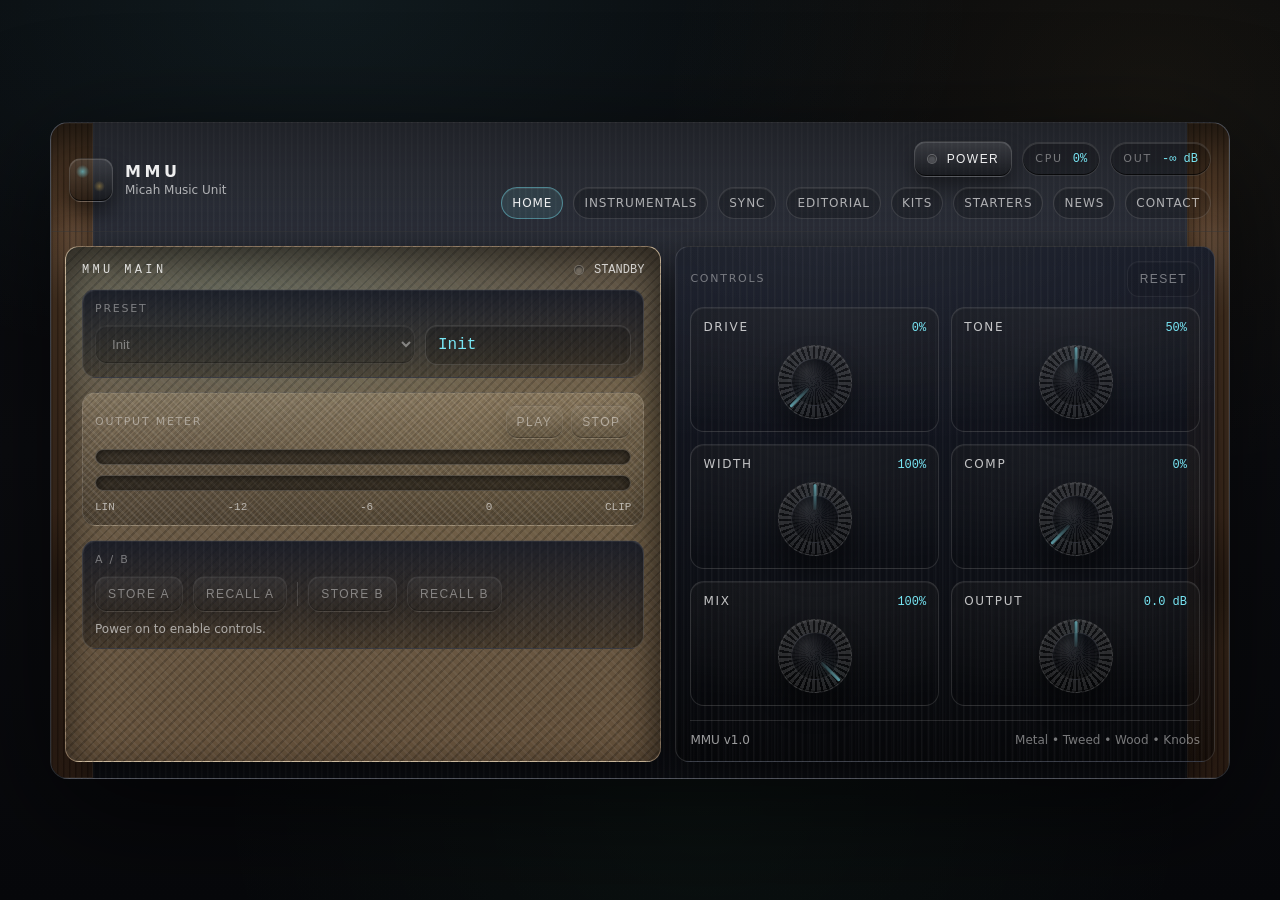
<file: index.html>
<!doctype html>
<html lang="en">
<head>
  <meta charset="utf-8" />
  <meta name="viewport" content="width=device-width, initial-scale=1" />
  <title>MMU</title>
  <meta name="description" content="MMU — VST-style homepage UI." />
  <link rel="stylesheet" href="assets/styles.css" />
  <script src="assets/mm.js" defer></script>
</head>
<body>
  <main class="mmu" id="mmu" data-power="off">
    <header class="mmu__top">
      <div class="brand">
        <div class="brand__mark" aria-hidden="true"></div>
        <div class="brand__text">
          <div class="brand__name">MMU</div>
          <div class="brand__tag">Micah Music Unit</div>
        </div>
      </div>

      <div class="topbar">
        <div class="topbar__group">
          <button class="btn btn--power" type="button" data-action="power" aria-pressed="false">
            <span class="led" aria-hidden="true"></span>
            POWER
          </button>

          <div class="pill">
            <span class="pill__label">CPU</span>
            <span class="pill__value" data-readout="cpu">0%</span>
          </div>

          <div class="pill">
            <span class="pill__label">OUT</span>
            <span class="pill__value" data-readout="out">-∞ dB</span>
          </div>
        </div>

        <nav class="nav" aria-label="MMU pages">
          <a class="nav__link" href="index.html">Home</a>
          <a class="nav__link" href="instrumentals.html">Instrumentals</a>
          <a class="nav__link" href="sync.html">Sync</a>
          <a class="nav__link" href="editorial.html">Editorial</a>
          <a class="nav__link" href="kits.html">Kits</a>
          <a class="nav__link" href="starters.html">Starters</a>
          <a class="nav__link" href="news.html">News</a>
          <a class="nav__link" href="contact.html">Contact</a>
        </nav>
      </div>
    </header>

    <section class="mmu__panel">
      <!-- LEFT: screen -->
      <section class="card card--tweed">
        <div class="card__glass">
          <div class="row">
            <div class="title">MMU MAIN</div>
            <div class="status">
              <span class="statusdot" aria-hidden="true"></span>
              <span data-readout="status">STANDBY</span>
            </div>
          </div>

          <div class="content">
            <div class="block block--metal">
              <div class="label">Preset</div>
              <div class="presetbar">
                <select class="select" data-control="preset" disabled>
                  <option value="init">Init</option>
                  <option value="warm">Warm Tape</option>
                  <option value="punch">Punch Comp</option>
                  <option value="wide">Wide Air</option>
                  <option value="club">Club Smash</option>
                </select>
                <div class="readout" data-readout="presetName">Init</div>
              </div>
            </div>

            <div class="block block--tweed">
              <div class="meters__head">
                <div class="label">Output Meter</div>
                <div class="transport">
                  <button class="btn btn--small" type="button" data-action="play" disabled>PLAY</button>
                  <button class="btn btn--small" type="button" data-action="stop" disabled>STOP</button>
                </div>
              </div>

              <div class="meter" role="img" aria-label="Animated level meter">
                <div class="meter__rail"><div class="meter__fill" data-meter="l"></div></div>
                <div class="meter__rail"><div class="meter__fill" data-meter="r"></div></div>
              </div>

              <div class="legend"><span>LIN</span><span>-12</span><span>-6</span><span>0</span><span>CLIP</span></div>
            </div>

            <div class="block block--metal">
              <div class="label">A / B</div>
              <div class="abrow">
                <button class="btn" type="button" data-action="storeA" disabled>STORE A</button>
                <button class="btn" type="button" data-action="recallA" disabled>RECALL A</button>
                <span class="vdiv" aria-hidden="true"></span>
                <button class="btn" type="button" data-action="storeB" disabled>STORE B</button>
                <button class="btn" type="button" data-action="recallB" disabled>RECALL B</button>
              </div>
              <div class="hint" data-readout="hint">Power on to enable controls.</div>
            </div>
          </div>
        </div>
      </section>

      <!-- RIGHT: controls -->
      <section class="card controls card--metal">
        <div class="controls__header">
          <div class="label">Controls</div>
          <button class="btn btn--ghost" type="button" data-action="reset" disabled>RESET</button>
        </div>

        <div class="grid grid--knobs">
          <!-- DRIVE -->
          <div class="control control--knob">
            <div class="control__top">
              <span class="control__name">Drive</span>
              <span class="control__value" data-readout="drive">0%</span>
            </div>
            <div class="knobrow">
              <div class="knob" tabindex="0" role="slider"
                   aria-label="Drive" aria-valuemin="0" aria-valuemax="100" aria-valuenow="0"
                   data-control="drive" data-min="0" data-max="100" data-step="1" data-unit="%"></div>
              <input class="knob__input" type="range" min="0" max="100" step="1" value="0" data-control-input="drive" disabled />
            </div>
          </div>

          <!-- TONE -->
          <div class="control control--knob">
            <div class="control__top">
              <span class="control__name">Tone</span>
              <span class="control__value" data-readout="tone">50%</span>
            </div>
            <div class="knobrow">
              <div class="knob" tabindex="0" role="slider"
                   aria-label="Tone" aria-valuemin="0" aria-valuemax="100" aria-valuenow="50"
                   data-control="tone" data-min="0" data-max="100" data-step="1" data-unit="%"></div>
              <input class="knob__input" type="range" min="0" max="100" step="1" value="50" data-control-input="tone" disabled />
            </div>
          </div>

          <!-- WIDTH -->
          <div class="control control--knob">
            <div class="control__top">
              <span class="control__name">Width</span>
              <span class="control__value" data-readout="width">100%</span>
            </div>
            <div class="knobrow">
              <div class="knob" tabindex="0" role="slider"
                   aria-label="Width" aria-valuemin="0" aria-valuemax="200" aria-valuenow="100"
                   data-control="width" data-min="0" data-max="200" data-step="1" data-unit="%"></div>
              <input class="knob__input" type="range" min="0" max="200" step="1" value="100" data-control-input="width" disabled />
            </div>
          </div>

          <!-- COMP -->
          <div class="control control--knob">
            <div class="control__top">
              <span class="control__name">Comp</span>
              <span class="control__value" data-readout="comp">0%</span>
            </div>
            <div class="knobrow">
              <div class="knob" tabindex="0" role="slider"
                   aria-label="Comp" aria-valuemin="0" aria-valuemax="100" aria-valuenow="0"
                   data-control="comp" data-min="0" data-max="100" data-step="1" data-unit="%"></div>
              <input class="knob__input" type="range" min="0" max="100" step="1" value="0" data-control-input="comp" disabled />
            </div>
          </div>

          <!-- MIX -->
          <div class="control control--knob">
            <div class="control__top">
              <span class="control__name">Mix</span>
              <span class="control__value" data-readout="mix">100%</span>
            </div>
            <div class="knobrow">
              <div class="knob" tabindex="0" role="slider"
                   aria-label="Mix" aria-valuemin="0" aria-valuemax="100" aria-valuenow="100"
                   data-control="mix" data-min="0" data-max="100" data-step="1" data-unit="%"></div>
              <input class="knob__input" type="range" min="0" max="100" step="1" value="100" data-control-input="mix" disabled />
            </div>
          </div>

          <!-- OUTPUT -->
          <div class="control control--knob">
            <div class="control__top">
              <span class="control__name">Output</span>
              <span class="control__value" data-readout="output">+0.0 dB</span>
            </div>
            <div class="knobrow">
              <div class="knob knob--db" tabindex="0" role="slider"
                   aria-label="Output" aria-valuemin="-12" aria-valuemax="12" aria-valuenow="0"
                   data-control="output" data-min="-12" data-max="12" data-step="0.5" data-unit="dB"></div>
              <input class="knob__input" type="range" min="-12" max="12" step="0.5" value="0" data-control-input="output" disabled />
            </div>
          </div>
        </div>

        <div class="footer">
          <div>MMU v1.0</div>
          <div class="dim">Metal • Tweed • Wood • Knobs</div>
        </div>
      </section>
    </section>
  </main>
</body>
</html>
</file>
<file: assets/styles.css>
:root{
  --bg:#0b0c10;

  --metalA:#242833;
  --metalB:#0c0e13;
  --metalC:#141824;

  --line:rgba(255,255,255,.10);
  --text:rgba(255,255,255,.92);
  --muted:rgba(255,255,255,.64);
  --dim:rgba(255,255,255,.40);

  --accent:#7cf0ff;
  --good:#64ff9a;
  --warn:#ffcf5a;
  --bad:#ff4d6d;

  --radius:18px;
  --radius2:14px;

  --shadow1:0 34px 120px rgba(0,0,0,.62);
  --shadow2:0 18px 44px rgba(0,0,0,.58);
  --inset:inset 0 1px 0 rgba(255,255,255,.12), inset 0 -1px 0 rgba(0,0,0,.70);
  --inset2:inset 0 14px 40px rgba(0,0,0,.62);

  --font:ui-sans-serif,system-ui,-apple-system,Segoe UI,Roboto,Helvetica,Arial;
  --mono:ui-monospace,SFMono-Regular,Menlo,Monaco,Consolas,"Liberation Mono","Courier New",monospace;
}

*{box-sizing:border-box}
html,body{height:100%}
body{
  margin:0;
  font-family:var(--font);
  background:
    radial-gradient(1200px 700px at 25% 0%, rgba(124,240,255,.08), transparent 55%),
    radial-gradient(900px 700px at 90% 10%, rgba(255,207,90,.06), transparent 55%),
    radial-gradient(900px 700px at 55% 90%, rgba(100,255,154,.04), transparent 55%),
    linear-gradient(180deg,#07080b 0%,#0b0c10 50%,#07080b 100%);
  color:var(--text);
  display:flex;
  justify-content:center;
  align-items:center;
  padding:24px;
}

/* ============ CHASSIS ============ */
.mmu{
  width:min(1180px,100%);
  border-radius:var(--radius);
  border:1px solid rgba(255,255,255,.12);
  box-shadow:var(--shadow1);
  overflow:hidden;
  position:relative;

  /* brushed metal body */
  background:
    /* subtle top shine */
    linear-gradient(180deg, rgba(255,255,255,.08), rgba(255,255,255,0) 35%),
    /* brushed grain */
    repeating-linear-gradient(
      90deg,
      rgba(255,255,255,.035) 0px,
      rgba(255,255,255,.035) 1px,
      rgba(0,0,0,0) 2px,
      rgba(0,0,0,0) 6px
    ),
    linear-gradient(180deg, var(--metalA), var(--metalB));
}

/* wood side cheeks */
.mmu::before,
.mmu::after{
  content:"";
  position:absolute;
  top:0; bottom:0;
  width:42px;
  z-index:0;
  opacity:.95;
  pointer-events:none;
  box-shadow: inset 0 0 0 1px rgba(255,255,255,.08), inset 0 18px 40px rgba(0,0,0,.55);
  background:
    radial-gradient(60px 120px at 60% 20%, rgba(255,255,255,.10), transparent 55%),
    radial-gradient(90px 120px at 40% 70%, rgba(0,0,0,.35), transparent 60%),
    /* wood grain */
    repeating-linear-gradient(
      90deg,
      rgba(0,0,0,.22) 0px,
      rgba(0,0,0,.22) 1px,
      rgba(255,255,255,.03) 2px,
      rgba(255,255,255,.03) 6px
    ),
    linear-gradient(180deg, #6b4a2d, #3a2416);
}
.mmu::before{left:0}
.mmu::after{right:0}

/* keep content above cheeks */
.mmu > *{position:relative; z-index:1}

/* ============ TOP BAR ============ */
.mmu__top{
  display:flex;
  gap:18px;
  align-items:center;
  justify-content:space-between;
  padding:18px 18px 12px;
  border-bottom:1px solid rgba(255,255,255,.10);
  background:
    linear-gradient(180deg, rgba(0,0,0,.40), rgba(0,0,0,0));
}

.brand{display:flex; gap:12px; align-items:center}
.brand__mark{
  width:44px; height:44px; border-radius:12px;
  background:
    radial-gradient(12px 12px at 30% 30%, rgba(124,240,255,.55), transparent 55%),
    radial-gradient(10px 10px at 70% 65%, rgba(255,207,90,.35), transparent 55%),
    linear-gradient(180deg, rgba(255,255,255,.10), rgba(0,0,0,.40));
  border:1px solid rgba(255,255,255,.14);
  box-shadow:var(--inset), 0 10px 20px rgba(0,0,0,.45);
}
.brand__name{font-weight:800; letter-spacing:.22em}
.brand__tag{color:var(--muted); font-size:12px; margin-top:2px}

.topbar{display:flex; flex-direction:column; gap:10px; align-items:flex-end}
.topbar__group{display:flex; gap:10px; align-items:center; flex-wrap:wrap; justify-content:flex-end}

.nav{display:flex; gap:10px; flex-wrap:wrap; justify-content:flex-end}
.nav__link{
  font-size:12px;
  letter-spacing:.08em;
  text-transform:uppercase;
  color:var(--muted);
  text-decoration:none;
  padding:8px 10px;
  border-radius:999px;
  border:1px solid rgba(255,255,255,.12);
  background:rgba(0,0,0,.18);
  box-shadow:inset 0 1px 0 rgba(255,255,255,.08);
  transition:transform .12s ease, color .12s ease, border-color .12s ease;
}
.nav__link:hover{transform:translateY(-1px); color:var(--text); border-color:rgba(255,255,255,.18)}
.nav__link.is-active{
  color:var(--text);
  border-color:rgba(124,240,255,.40);
  background:rgba(124,240,255,.10);
}

.pill{
  display:flex; align-items:baseline; gap:10px;
  padding:9px 12px;
  border-radius:999px;
  border:1px solid rgba(255,255,255,.12);
  background:rgba(0,0,0,.22);
  box-shadow:var(--inset);
}
.pill__label{font-size:11px; color:var(--dim); letter-spacing:.16em}
.pill__value{font-family:var(--mono); font-size:12px; color:rgba(124,240,255,.95)}

/* ============ BUTTONS / LED ============ */
.btn{
  appearance:none;
  border:1px solid rgba(255,255,255,.14);
  background:
    linear-gradient(180deg, rgba(255,255,255,.10), rgba(0,0,0,.34));
  color:var(--text);
  border-radius:12px;
  padding:10px 12px;
  cursor:pointer;
  box-shadow:var(--inset), 0 10px 20px rgba(0,0,0,.38);
  font-size:12px;
  letter-spacing:.12em;
  text-transform:uppercase;
  transition:transform .12s ease, border-color .12s ease, opacity .12s ease;
}
.btn:hover{transform:translateY(-1px); border-color:rgba(255,255,255,.22)}
.btn:active{transform:translateY(0)}
.btn:disabled{opacity:.45; cursor:not-allowed; transform:none}
.btn--small{padding:9px 10px; border-radius:11px}
.btn--ghost{background:rgba(0,0,0,.15); box-shadow:inset 0 1px 0 rgba(255,255,255,.06)}
.btn--power{display:flex; gap:10px; align-items:center}

.led{
  width:10px; height:10px; border-radius:999px;
  background:rgba(255,255,255,.18);
  box-shadow:inset 0 1px 2px rgba(0,0,0,.55);
  border:1px solid rgba(255,255,255,.12);
}
.mmu[data-power="on"] .btn--power .led{
  background:radial-gradient(circle at 30% 30%, rgba(255,255,255,.9), rgba(124,240,255,.85) 35%, rgba(124,240,255,.25) 70%, rgba(0,0,0,0) 72%);
  box-shadow:0 0 18px rgba(124,240,255,.35), inset 0 1px 2px rgba(0,0,0,.45);
  border-color:rgba(124,240,255,.35);
}

/* ============ LAYOUT ============ */
.mmu__panel{
  display:grid;
  grid-template-columns: 1.05fr .95fr;
  gap:14px;
  padding:14px 14px 16px;
}

.card{
  border-radius:var(--radius2);
  border:1px solid rgba(255,255,255,.12);
  box-shadow:var(--shadow2);
  overflow:hidden;
}

/* metal panel */
.card--metal{
  background:
    radial-gradient(1200px 360px at 30% 0%, rgba(255,255,255,.06), transparent 55%),
    repeating-linear-gradient(90deg, rgba(255,255,255,.03) 0 1px, rgba(0,0,0,0) 2px 7px),
    linear-gradient(180deg, var(--metalC), rgba(0,0,0,.52));
}

/* tweed panel */
.card--tweed{
  background:
    radial-gradient(800px 300px at 50% 10%, rgba(255,255,255,.08), transparent 60%),
    /* tweed weave */
    repeating-linear-gradient(45deg, rgba(255,255,255,.06) 0 2px, rgba(0,0,0,0) 2px 6px),
    repeating-linear-gradient(-45deg, rgba(0,0,0,.18) 0 2px, rgba(0,0,0,0) 2px 7px),
    linear-gradient(180deg, #bda786, #7a6247);
}

/* glass layer */
.card__glass{
  padding:16px;
  background:
    radial-gradient(600px 240px at 30% 10%, rgba(124,240,255,.10), transparent 60%),
    radial-gradient(600px 240px at 80% 40%, rgba(255,207,90,.08), transparent 60%),
    linear-gradient(180deg, rgba(0,0,0,.46), rgba(0,0,0,.18));
  box-shadow:var(--inset2);
  height:100%;
}

.label{
  font-size:11px;
  letter-spacing:.16em;
  text-transform:uppercase;
  color:var(--dim);
}
.row{
  display:flex;
  justify-content:space-between;
  align-items:center;
  margin-bottom:12px;
}
.title{
  font-family:var(--mono);
  letter-spacing:.28em;
  font-size:12px;
  color:rgba(255,255,255,.82);
}
.status{
  display:flex; gap:10px; align-items:center;
  font-family:var(--mono);
  font-size:12px;
  color:rgba(255,255,255,.76);
}
.statusdot{
  width:10px; height:10px; border-radius:999px;
  background:rgba(255,255,255,.16);
  border:1px solid rgba(255,255,255,.10);
  box-shadow:inset 0 1px 2px rgba(0,0,0,.65);
}
.mmu[data-power="on"] .statusdot{
  background:radial-gradient(circle at 30% 30%, rgba(255,255,255,.9), rgba(100,255,154,.85) 35%, rgba(100,255,154,.20) 70%, rgba(0,0,0,0) 72%);
  border-color:rgba(100,255,154,.35);
  box-shadow:0 0 16px rgba(100,255,154,.22), inset 0 1px 2px rgba(0,0,0,.55);
}

.content{display:flex; flex-direction:column; gap:14px}

.block{
  border:1px solid rgba(255,255,255,.12);
  border-radius:14px;
  padding:12px;
  box-shadow:inset 0 1px 0 rgba(255,255,255,.06);
}

/* block variants for realism */
.block--metal{
  background:
    repeating-linear-gradient(90deg, rgba(255,255,255,.03) 0 1px, rgba(0,0,0,0) 2px 8px),
    linear-gradient(180deg, rgba(20,24,36,.90), rgba(0,0,0,.32));
}
.block--tweed{
  background:
    repeating-linear-gradient(45deg, rgba(255,255,255,.06) 0 2px, rgba(0,0,0,0) 2px 6px),
    repeating-linear-gradient(-45deg, rgba(0,0,0,.16) 0 2px, rgba(0,0,0,0) 2px 7px),
    linear-gradient(180deg, rgba(189,167,134,.35), rgba(0,0,0,.20));
}

.presetbar{
  display:flex;
  gap:10px;
  margin-top:10px;
  align-items:center;
}

.select{
  width:min(320px,60%);
  padding:10px 12px;
  border-radius:12px;
  border:1px solid rgba(255,255,255,.14);
  background:rgba(0,0,0,.28);
  color:rgba(255,255,255,.86);
  box-shadow:var(--inset);
  outline:none;
}
.select:disabled{opacity:.45}

.readout{
  flex:1;
  font-family:var(--mono);
  color:rgba(124,240,255,.95);
  border:1px solid rgba(255,255,255,.12);
  background:rgba(0,0,0,.20);
  padding:10px 12px;
  border-radius:12px;
  box-shadow:inset 0 1px 0 rgba(255,255,255,.08);
  white-space:nowrap;
  overflow:hidden;
  text-overflow:ellipsis;
}

/* AB row */
.abrow{
  display:flex;
  gap:10px;
  flex-wrap:wrap;
  margin-top:10px;
  align-items:center;
}
.vdiv{width:1px; height:24px; background:rgba(255,255,255,.14)}
.hint{margin-top:10px; color:rgba(255,255,255,.62); font-size:12px}

/* Meters */
.meters__head{display:flex; align-items:center; justify-content:space-between; margin-bottom:10px}
.transport{display:flex; gap:8px; align-items:center}

.meter{display:grid; gap:10px}
.meter__rail{
  height:16px; border-radius:999px;
  border:1px solid rgba(255,255,255,.14);
  background:rgba(0,0,0,.42);
  box-shadow:inset 0 2px 10px rgba(0,0,0,.60);
  overflow:hidden;
}
.meter__fill{
  height:100%; width:0%;
  background:linear-gradient(90deg,
    rgba(100,255,154,.88) 0%,
    rgba(124,240,255,.88) 55%,
    rgba(255,207,90,.88) 82%,
    rgba(255,77,109,.88) 100%);
  box-shadow:0 0 18px rgba(124,240,255,.18);
  transition:width .08s linear;
}
.legend{
  margin-top:10px;
  display:flex; justify-content:space-between;
  font-family:var(--mono);
  font-size:11px;
  color:rgba(255,255,255,.60);
}

/* Controls */
.controls{padding:14px}
.controls__header{display:flex; justify-content:space-between; align-items:center; margin-bottom:10px}

.grid--knobs{
  display:grid;
  grid-template-columns: 1fr 1fr;
  gap:12px;
}
@media (max-width: 980px){
  .grid--knobs{grid-template-columns:1fr}
}

.control{
  padding:12px;
  border-radius:14px;
  border:1px solid rgba(255,255,255,.12);
  background:
    radial-gradient(600px 200px at 50% 0%, rgba(255,255,255,.06), transparent 60%),
    linear-gradient(180deg, rgba(0,0,0,.26), rgba(0,0,0,.10));
  box-shadow:inset 0 1px 0 rgba(255,255,255,.06);
}
.control__top{display:flex; justify-content:space-between; align-items:baseline; margin-bottom:10px}
.control__name{
  font-size:12px;
  letter-spacing:.14em;
  text-transform:uppercase;
  color:rgba(255,255,255,.74);
}
.control__value{font-family:var(--mono); color:rgba(124,240,255,.95); font-size:12px}

.knobrow{
  display:flex;
  align-items:center;
  justify-content:center;
  gap:12px;
}

/* Hidden range keeps native min/max/step semantics */
.knob__input{
  position:absolute;
  width:1px; height:1px;
  opacity:0;
  pointer-events:none;
}

/* ============ RIDGED KNOB ============ */
.knob{
  --angle:-135deg;               /* JS updates this */
  width:74px;
  height:74px;
  border-radius:999px;
  position:relative;
  cursor:grab;
  outline:none;

  /* outer rim + ridges */
  background:
    /* ridges ring */
    repeating-conic-gradient(
      from 0deg,
      rgba(255,255,255,.18) 0 6deg,
      rgba(0,0,0,.35) 6deg 10deg
    ),
    radial-gradient(circle at 50% 50%, rgba(255,255,255,.06), rgba(0,0,0,.35) 60%),
    linear-gradient(180deg, rgba(255,255,255,.10), rgba(0,0,0,.30));

  border:1px solid rgba(255,255,255,.16);
  box-shadow:
    0 16px 26px rgba(0,0,0,.55),
    inset 0 1px 0 rgba(255,255,255,.14),
    inset 0 -1px 0 rgba(0,0,0,.70);
}
.knob:active{cursor:grabbing}
.knob:focus-visible{
  box-shadow:
    0 0 0 3px rgba(124,240,255,.22),
    0 16px 26px rgba(0,0,0,.55),
    inset 0 1px 0 rgba(255,255,255,.14),
    inset 0 -1px 0 rgba(0,0,0,.70);
}

/* inner cap */
.knob::before{
  content:"";
  position:absolute;
  inset:12px;
  border-radius:999px;
  background:
    radial-gradient(circle at 30% 25%, rgba(255,255,255,.22), rgba(255,255,255,0) 40%),
    repeating-linear-gradient(90deg, rgba(255,255,255,.03) 0 1px, rgba(0,0,0,0) 2px 7px),
    linear-gradient(180deg, rgba(24,28,42,.95), rgba(0,0,0,.38));
  border:1px solid rgba(255,255,255,.12);
  box-shadow: inset 0 10px 22px rgba(0,0,0,.55);
}

/* pointer */
.knob::after{
  content:"";
  position:absolute;
  left:50%;
  top:50%;
  width:3px;
  height:26px;
  border-radius:3px;
  background: linear-gradient(180deg, rgba(124,240,255,.95), rgba(124,240,255,.15));
  transform:
    translate(-50%,-50%)
    rotate(var(--angle))
    translateY(-22px);
  box-shadow: 0 0 14px rgba(124,240,255,.25);
}

/* power off dims knobs */
.mmu[data-power="off"] .knob{
  filter:saturate(.85) brightness(.92);
  opacity:.70;
  cursor:not-allowed;
}
.mmu[data-power="off"] .knob:active{cursor:not-allowed}

/* Footer */
.footer{
  margin-top:14px;
  padding-top:12px;
  border-top:1px solid rgba(255,255,255,.12);
  display:flex;
  justify-content:space-between;
  gap:12px;
  color:rgba(255,255,255,.60);
  font-size:12px;
}
.footer .dim{opacity:.75}

/* power off meter */
.mmu[data-power="off"] .meter__fill{width:0% !important; box-shadow:none}

/* responsive chassis cheeks spacing */
@media (max-width:980px){
  body{padding:16px}
  .mmu__panel{grid-template-columns:1fr}
  .topbar{align-items:flex-start}
  .nav{justify-content:flex-start}
  .topbar__group{justify-content:flex-start}
  .mmu::before,.mmu::after{width:28px}
}
</file>
